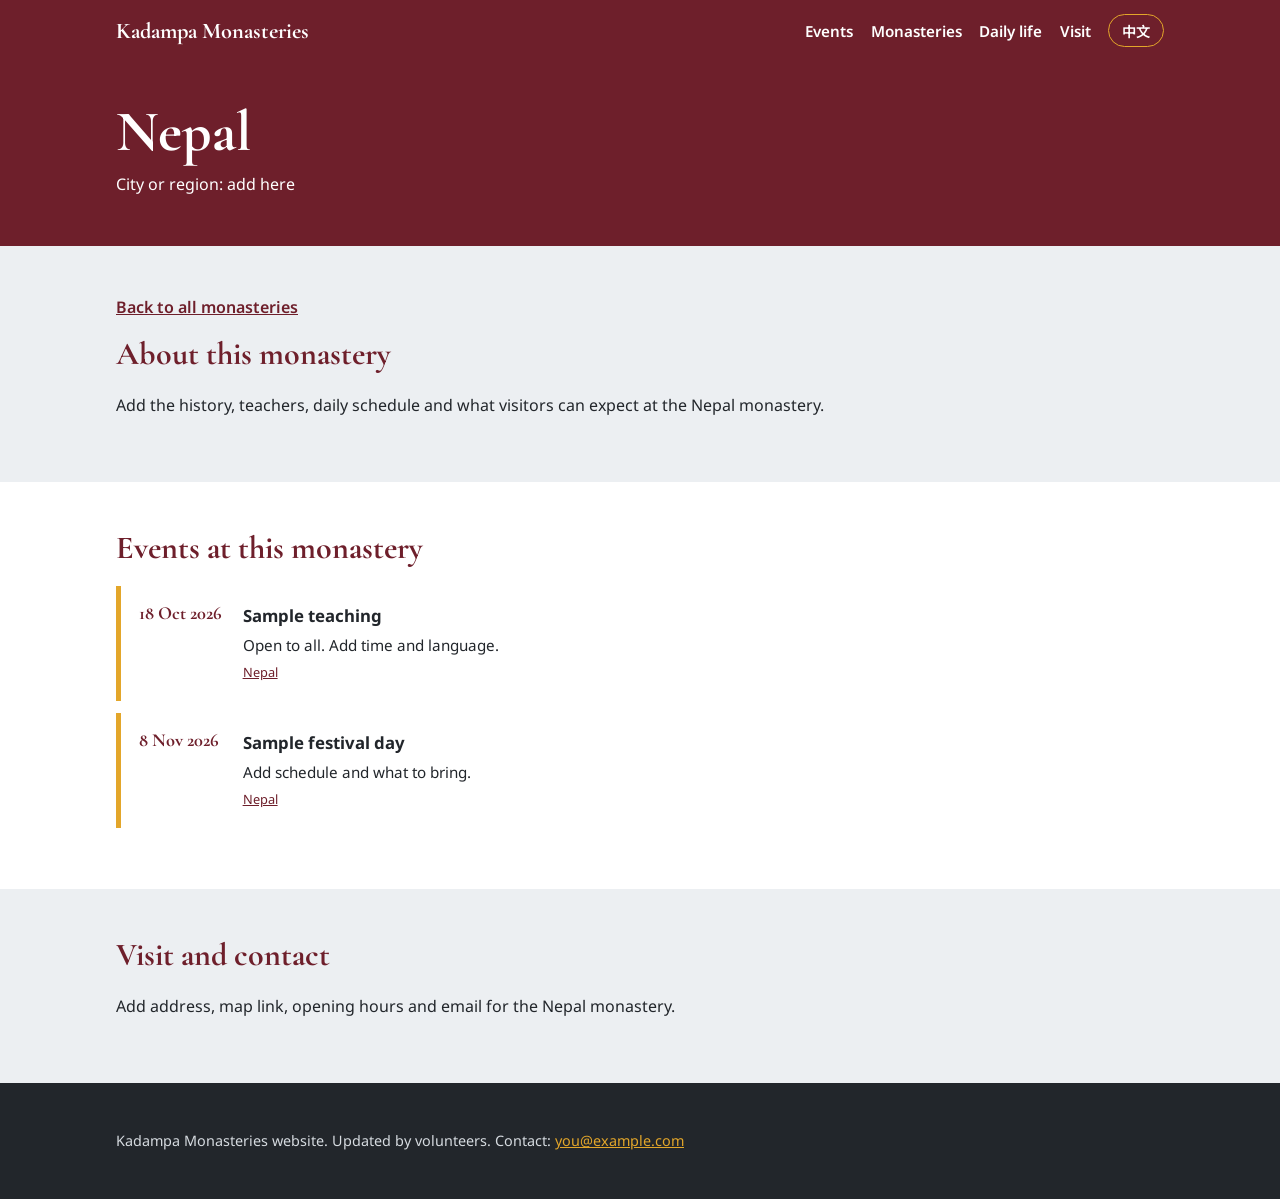
<file: nepal.html>
<!DOCTYPE html>
<html lang="en">
<head>
<meta charset="utf-8">
<meta name="viewport" content="width=device-width, initial-scale=1">
<link rel="preconnect" href="https://fonts.googleapis.com">
<link href="https://fonts.googleapis.com/css2?family=Cormorant+Garamond:wght@500;700&family=Noto+Sans+TC:wght@400;600&family=Noto+Sans:wght@400;600&display=swap" rel="stylesheet">
<link rel="stylesheet" href="style.css">
<title>Kadampa Monasteries</title>
</head>
<body data-title="nepal">
<header class="site" id="hdr"></header>
<main>
  <div class="page-hero"><div class="wrap">
    <h1 data-i18n="nepal"></h1>
    <p data-i18n="nepal_where"></p>
  </div></div>
  <section><div class="wrap">
    <a class="crumb" href="index.html#monasteries" data-i18n="back"></a>
    <h2 data-i18n="about"></h2>
    <p data-i18n="nepal_about"></p>
  </div></section>
  <section style="background:var(--white)"><div class="wrap">
    <h2 data-i18n="ev_here"></h2>
    <div id="eventList" data-place="nepal"></div>
  </div></section>
  <section><div class="wrap">
    <h2 data-i18n="contact_h"></h2>
    <p data-i18n="nepal_contact"></p>
  </div></section>
</main>
<footer id="ftr"></footer>
<script src="site.js"></script>
</body>
</html>
</file>
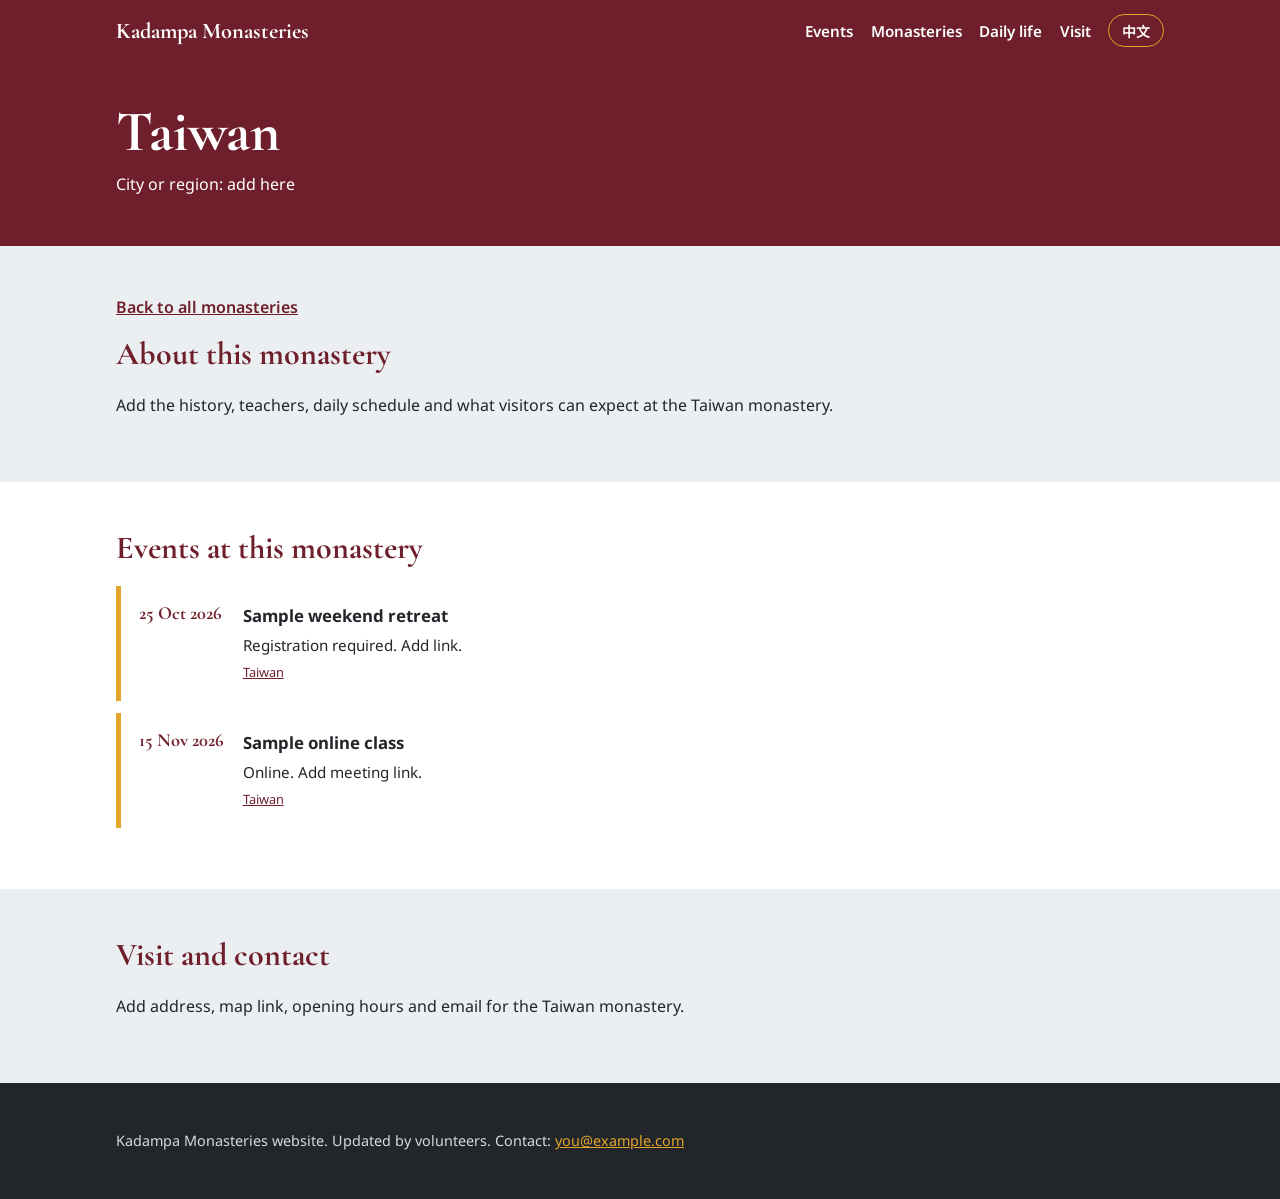
<file: taiwan.html>
<!DOCTYPE html>
<html lang="en">
<head>
<meta charset="utf-8">
<meta name="viewport" content="width=device-width, initial-scale=1">
<link rel="preconnect" href="https://fonts.googleapis.com">
<link href="https://fonts.googleapis.com/css2?family=Cormorant+Garamond:wght@500;700&family=Noto+Sans+TC:wght@400;600&family=Noto+Sans:wght@400;600&display=swap" rel="stylesheet">
<link rel="stylesheet" href="style.css">
<title>Kadampa Monasteries</title>
</head>
<body data-title="taiwan">
<header class="site" id="hdr"></header>
<main>
  <div class="page-hero"><div class="wrap">
    <h1 data-i18n="taiwan"></h1>
    <p data-i18n="taiwan_where"></p>
  </div></div>
  <section><div class="wrap">
    <a class="crumb" href="index.html#monasteries" data-i18n="back"></a>
    <h2 data-i18n="about"></h2>
    <p data-i18n="taiwan_about"></p>
  </div></section>
  <section style="background:var(--white)"><div class="wrap">
    <h2 data-i18n="ev_here"></h2>
    <div id="eventList" data-place="taiwan"></div>
  </div></section>
  <section><div class="wrap">
    <h2 data-i18n="contact_h"></h2>
    <p data-i18n="taiwan_contact"></p>
  </div></section>
</main>
<footer id="ftr"></footer>
<script src="site.js"></script>
</body>
</html>
</file>
<file: style.css>
:root{
  --maroon:#6e1f2b; --saffron:#e3a62a; --ink:#22262b; --stone:#eceff2; --white:#fff; --line:#cfd5db;
  --serif:"Cormorant Garamond",Georgia,serif; --sans:"Noto Sans","Noto Sans TC",system-ui,sans-serif;
}
*{box-sizing:border-box}
html{scroll-behavior:smooth}
body{margin:0;font:400 1rem/1.65 var(--sans);color:var(--ink);background:var(--stone)}
a{color:var(--maroon)}
a:focus-visible,button:focus-visible{outline:3px solid var(--saffron);outline-offset:2px}
.wrap{max-width:68rem;margin:0 auto;padding:0 1.25rem}
header.site{background:var(--maroon);color:var(--white)}
header.site .wrap{display:flex;flex-wrap:wrap;gap:.5rem 1.5rem;align-items:center;justify-content:space-between;padding-top:.9rem;padding-bottom:.9rem}
.brand{font:700 1.4rem var(--serif);color:var(--white);text-decoration:none}
nav a{color:var(--white);margin-right:1.1rem;text-decoration:none;font-weight:600;font-size:.95rem}
nav a:hover{text-decoration:underline;text-decoration-color:var(--saffron);text-underline-offset:5px}
.hero{background:var(--maroon);color:var(--white);padding:3.5rem 0 4rem;border-top:1px solid rgba(255,255,255,.15)}
.hero h1{font:700 clamp(2.4rem,7vw,4.6rem)/1.05 var(--serif);margin:0 0 1rem;max-width:16ch}
.hero p{max-width:42rem;font-size:1.1rem;margin:0 0 1.5rem}
.btn{display:inline-block;background:var(--saffron);color:var(--ink);font-weight:600;padding:.7rem 1.3rem;border-radius:3px;text-decoration:none}
.btn:hover{background:#f0b940}
section{padding:3rem 0}
h2{font:700 2rem/1.15 var(--serif);margin:0 0 1.2rem;color:var(--maroon)}
.filters{display:flex;flex-wrap:wrap;gap:.5rem;margin-bottom:1.2rem}
.filters button{font:600 .9rem var(--sans);border:1px solid var(--maroon);background:transparent;color:var(--maroon);padding:.4rem .9rem;border-radius:2rem;cursor:pointer}
.filters button[aria-pressed="true"]{background:var(--maroon);color:var(--white)}
.event{display:grid;grid-template-columns:5.5rem 1fr;gap:1rem;background:var(--white);border-left:5px solid var(--saffron);padding:1rem 1.1rem;margin-bottom:.8rem}
.date{font:700 1.15rem/1.2 var(--serif);color:var(--maroon)}
.event h3{margin:0 0 .2rem;font-size:1.05rem}
.event p{margin:0;font-size:.95rem}
.tag{font-size:.8rem;color:#4a525a}
.grid{display:grid;grid-template-columns:repeat(auto-fit,minmax(16rem,1fr));gap:1.2rem}
.place{background:var(--white);padding:1.3rem}
.place h3{font:700 1.5rem var(--serif);margin:0 0 .3rem}
.place .where{font-size:.9rem;color:#4a525a;margin:0 0 .6rem}
.place:nth-child(1){border-top:5px solid var(--maroon)}
.place:nth-child(2){border-top:5px solid var(--saffron)}
.place:nth-child(3){border-top:5px solid var(--ink)}
.post{border-bottom:1px solid var(--line);padding:1rem 0}
.post time{font-size:.85rem;color:#4a525a}
.post h3{margin:.1rem 0 .3rem;font-size:1.1rem}
.post p{margin:0}
footer{background:var(--ink);color:#d6dbe0;padding:2rem 0;font-size:.9rem}
footer a{color:var(--saffron)}
.note{background:#fff7e0;border:1px solid var(--saffron);padding:.7rem 1rem;font-size:.9rem;margin-bottom:1.2rem}
@media (max-width:30rem){.event{grid-template-columns:1fr;gap:.3rem}}
@media (prefers-reduced-motion:reduce){html{scroll-behavior:auto}}
.lang{font:600 .9rem var(--sans);background:transparent;color:var(--white);border:1px solid var(--saffron);padding:.3rem .8rem;border-radius:2rem;cursor:pointer}
.lang:hover{background:var(--saffron);color:var(--ink)}
.crumb{display:inline-block;margin-bottom:1rem;font-weight:600}
.place h3 a{color:inherit;text-decoration:none}
.place h3 a:hover{text-decoration:underline;text-decoration-color:var(--saffron)}
.tag a{color:var(--maroon)}
.page-hero{background:var(--maroon);color:var(--white);padding:2.5rem 0 3rem}
.page-hero h1{font:700 clamp(2.2rem,6vw,3.6rem)/1.1 var(--serif);margin:0 0 .4rem}
.page-hero p{margin:0}
</file>
